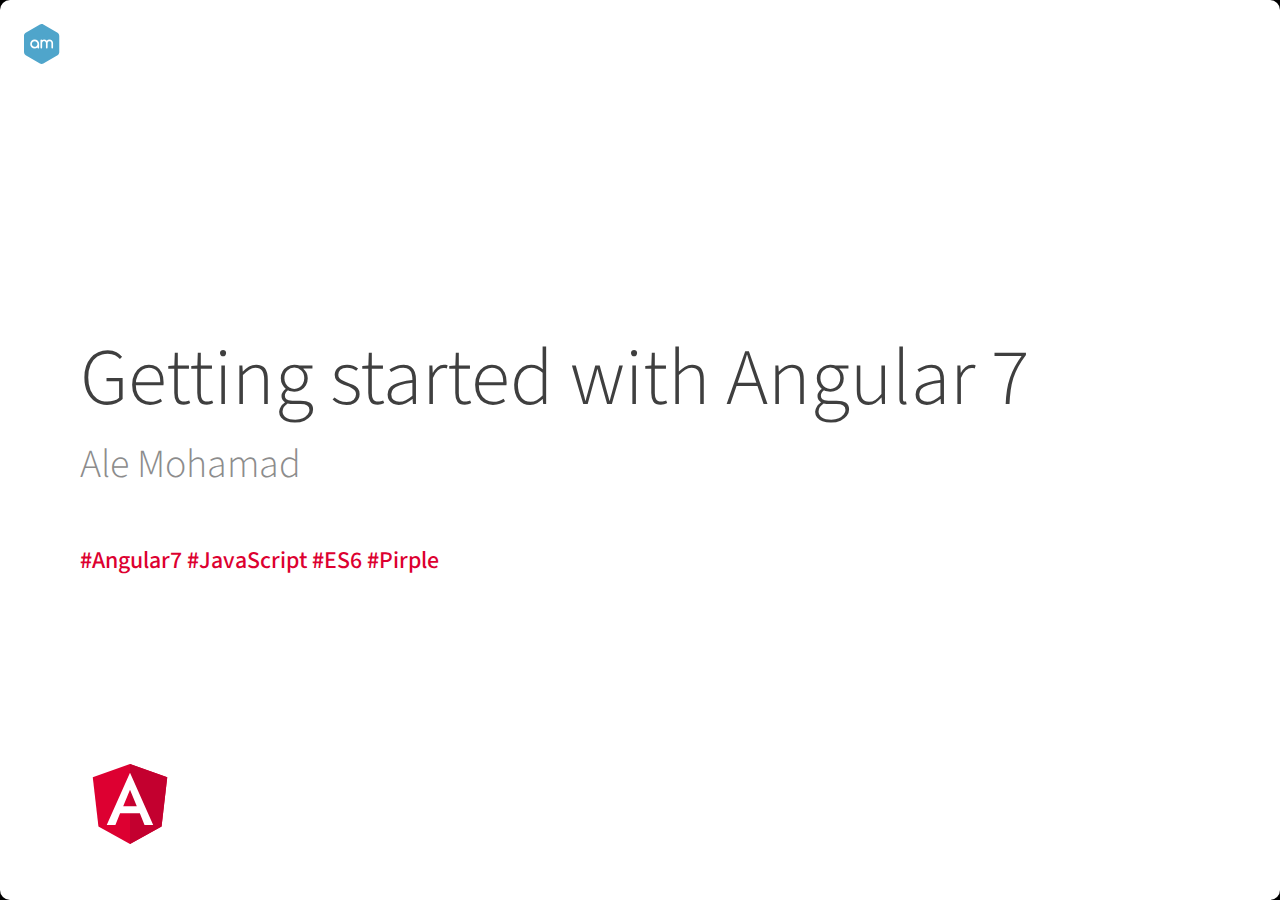
<file: Project 2/index.html>
<!DOCTYPE html>
<html>
<head>
  <meta charset="utf-8">
  <title>Getting started with Angular 7</title>

  <!-- Your Style -->
  <!-- Define the style of your presentation -->
  <link href='https://fonts.googleapis.com/css?family=Source+Sans+Pro:200,300,400,500,600' rel='stylesheet'>
  <link href='https://fonts.googleapis.com/css?family=Comfortaa:700' rel='stylesheet'>
  <link href='//netdna.bootstrapcdn.com/font-awesome/4.0.3/css/font-awesome.css' rel='stylesheet'>
  <link href='slides.default.css' rel='stylesheet'>
  <link href='slides.css' rel='stylesheet'>
</head>

<body>

<div id="logo">
  <svg xmlns="http://www.w3.org/2000/svg" height="40" viewBox="0 0 353 400" overflow="visible" style="overflow: visible;"><g fill="none" fill-rule="evenodd"><path class="am-hexagon" d="M176.4 399.6c-6.4 0-12.4-1.5-17.1-4.2L17 312.4A37.4 37.4 0 0 1 0 282.8v-166c0-11 7.5-24 17-29.7L159.3 4.2a34.3 34.3 0 0 1 17-4.2c6.4 0 12.5 1.5 17.1 4.2l142.2 83a37.4 37.4 0 0 1 17.1 29.6v166c0 11-7.5 24-17 29.6l-142.2 83a34.2 34.2 0 0 1-17 4.2" fill="#4FA5CB"></path><path class="am-letters" d="M290.7 236c0 2.4-.8 4.4-2.4 6a8 8 0 0 1-6 2.5 8 8 0 0 1-5.8-2.5 8.2 8.2 0 0 1-2.4-6v-45.4a19.6 19.6 0 0 0-11.6-17.4 18.5 18.5 0 0 0-14.8 0 18.7 18.7 0 0 0-11.6 17.4V236c0 2.3-.8 4.3-2.5 6a8 8 0 0 1-5.8 2.4c-2.4 0-4.4-.8-6-2.5a8.1 8.1 0 0 1-2.4-6v-45.4a19.6 19.6 0 0 0-11.6-17.4 18.4 18.4 0 0 0-20.8 4 19.2 19.2 0 0 0-5.5 13.4V236c0 2.3-.8 4.3-2.5 6a8 8 0 0 1-5.9 2.4c-2.3 0-4.3-.8-6-2.5a8.1 8.1 0 0 1-2.3-6v-72.8a8 8 0 0 1 2.4-5.8 8 8 0 0 1 5.9-2.5c1.8 0 3.5.5 5 1.6 1.4 1 2.4 2.4 2.9 4a36.3 36.3 0 0 1 34.5-2.5c4.6 2.2 8.7 5.4 12.3 9.6a34.9 34.9 0 0 1 41-9.8 36.5 36.5 0 0 1 19 19c2 4.3 2.9 9 2.9 13.8V236zM106.7 171.6a27.2 27.2 0 0 0-20 8.3 28.6 28.6 0 0 0-8 19.8c0 3.8.7 7.5 2.1 10.9a28.5 28.5 0 0 0 14.9 15c3.4 1.4 7 2.2 11 2.2a27 27 0 0 0 19.9-8.4 28.9 28.9 0 0 0 8.2-19.7 28.9 28.9 0 0 0-17.1-25.8 27 27 0 0 0-11-2.3m28 64.6v-1.6a45.8 45.8 0 0 1-28 9.9c-12.4 0-23-4.4-31.7-13.1a43.1 43.1 0 0 1-13-31.7c0-12.4 4.3-23 13-31.7a43.1 43.1 0 0 1 31.7-13c12.3 0 22.8 4.3 31.7 13a43.2 43.2 0 0 1 13 31.7v36.5a8 8 0 0 1-2.4 5.8 8 8 0 0 1-5.8 2.5c-2.4 0-4.4-.8-6-2.5a8 8 0 0 1-2.4-5.8" fill="#FFF"></path></g></svg>
</div>
<section>
    <h1>
      	Getting started with Angular 7
      	<small>
        	Ale Mohamad
        	<span style="color: #dd0030;">#Angular7 #JavaScript #ES6 #Pirple</span>
      	</small>
    </h1>
    <div class="icon-talk">
      	<img src="images/angular.svg">
    </div>
</section>
<section class="profile">
    <h2>
      	Ale Mohamad
      	<small>
        	Software Developer
        	<span class="blue">@alemohamad</span>
      	</small>
    </h2>
</section>

<section>
    <p>
      	<a href="https://angular.io" target="_blank"><strong>Angular</strong></a> is a
      	<a href="http://www.typescriptlang.org" target="_blank">TypeScript</a>-based open-source web application framework
      	led by the <a href="https://angular.io/about" target="_blank">Angular Team</a> at Google and by a community of
      	individuals and corporations.
    </p>
    <p>
      	This framework is a complete rewrite from the same team that built
      	<a href="https://angularjs.org" target="_blank">AngularJS</a>.
    </p>
    <p>
      	Each version is expected to be backward-compatible with the prior release. Google pledged to do twice-a-year upgrades.
    </p>
</section>

<section class="black">
    <p>
      	<strong>Angular 7</strong> was released on October 18, 2018.
    </p>
    <p>
      	<small>
	        Updates regarding Application Performance, Angular Material & CDK, Virtual Scrolling,
	        Improved Accessibility of Selects, now supports Content Projection using web standard
	        for custom elements, and dependency updates regarding Typescript 3.1, RxJS 6.3, Node 10
	        (still supporting Node 8).
      	</small>
    </p>
</section>

<section>
    <h2>
      	Installation & CLI
      	<small>
        	First we need to install <a href="https://nodejs.org/" target="_blank">Node.js</a>,<br>
        	and then we can install <a href="https://cli.angular.io" target="_blank">Angular CLI</a>.
        	<pre>
				> npm install -g @angular/cli
				> npm install -g @angular/cli@latest
				> ng version
				> ng v
			</pre>
      	</small>
    </h2>
</section>

<section>
    <h2>
      	Create a project
      	<small>
        	Create a workspace and initial application.
    	    <pre>
				> ng new projectName
				> ng n projectName
			</pre>
      	</small>
    </h2>
</section>

<section>
    <h2>
      	Serve a project
      	<small>
        	Angular includes a server, so that you can easily build<br>
        	and serve your app locally.
	        <pre>
				> cd projectName
				> ng serve
				> ng s
				> ng s -o
			</pre>
      	</small>
    </h2>
</section>

<section>
    <h2>
      	Components
      	<small>
        	Major part of the development with Angular<br>is done in components.
        	<pre>
				> ng generate component name
				> ng g c name
				> ng g c folder/name
				> ng g c name --spec false
			</pre>
      	</small>
    </h2>
</section>

<section>
    <h2>
      	Components (2)
      	<small>
        	By default, the <strong>generate component</strong> command<br>
        	generates a component with these templates files:
        <pre>
			* /src/app/name/name.component.html
			* /src/app/name/name.component.scss
			* /src/app/name/name.component.spec.ts
			* /src/app/name/name.component.ts
		</pre>
        <span>
	        Components are basically classes that interact with the <strong>.html</strong> file<br>
	        of the component, which gets displayed on the browser.
        </span>
      </small>
    </h2>
</section>

<section>
  <script src="https://gist.github.com/alemohamad/d4a15001ddff2859ea20e48128f75b16.js"></script>
</section>

<section>
    <h2>
      	Data Binding
      	<small>
        	Output data & react to (user) events.
        	<pre>
				// String Interpolation
				{{ data }}

				// Property Binding
				[property]="data"

				// Event Binding
				(event)="expression"

				// Combination of Both: Two-Way-Binding
				[(ngModel)]="data"
			</pre>
      	</small>
    </h2>
</section>

<section>
  <script src="https://gist.github.com/alemohamad/6dae25b551f34f0d18522c7422ef899f.js"></script>
</section>

<section>
  <script src="https://gist.github.com/alemohamad/74215316c0836978564fbdee2f097514.js"></script>
</section>

<section>
  <script src="https://gist.github.com/alemohamad/5f75aabfb81e9b471f4b2a9dd4652565.js"></script>
</section>

<section>
  <h2>
    <img src="images/ngModel-Angular.gif" style="height:80px;">
  </h2>
</section>

<section>
    <h2>
      Deploy a project
      <small>
        Generates a folder called <strong>dist</strong><br>
        with the files to deploy to the server.
        <pre>
> ng build
> ng b
> ng b --prod
</pre>
      </small>
    </h2>
</section>

<section>
    <h2>
      What else is there to learn?
      <small>
        Directives, Routing, Observables, Forms, Pipes,<br>
        Http, Authentication, NgModules, Testing & more.
      </small>
    </h2>
</section>

<section>
    <h2>
      <img src="images/typescript_sass.svg">
    </h2>
</section>

<section>
    <h2 style="color: #dd0030;">
      <small>Get started at</small>
      angular.io
    </h2>
</section>

<section>
    <h2>
      Thank you!
      <small>talks.alemohamad.com/angular7</small>
    </h2>
</section>

<div id="progress-bar"></div>

<script src="dzslides.js"></script>

</body>
</html>
</file>
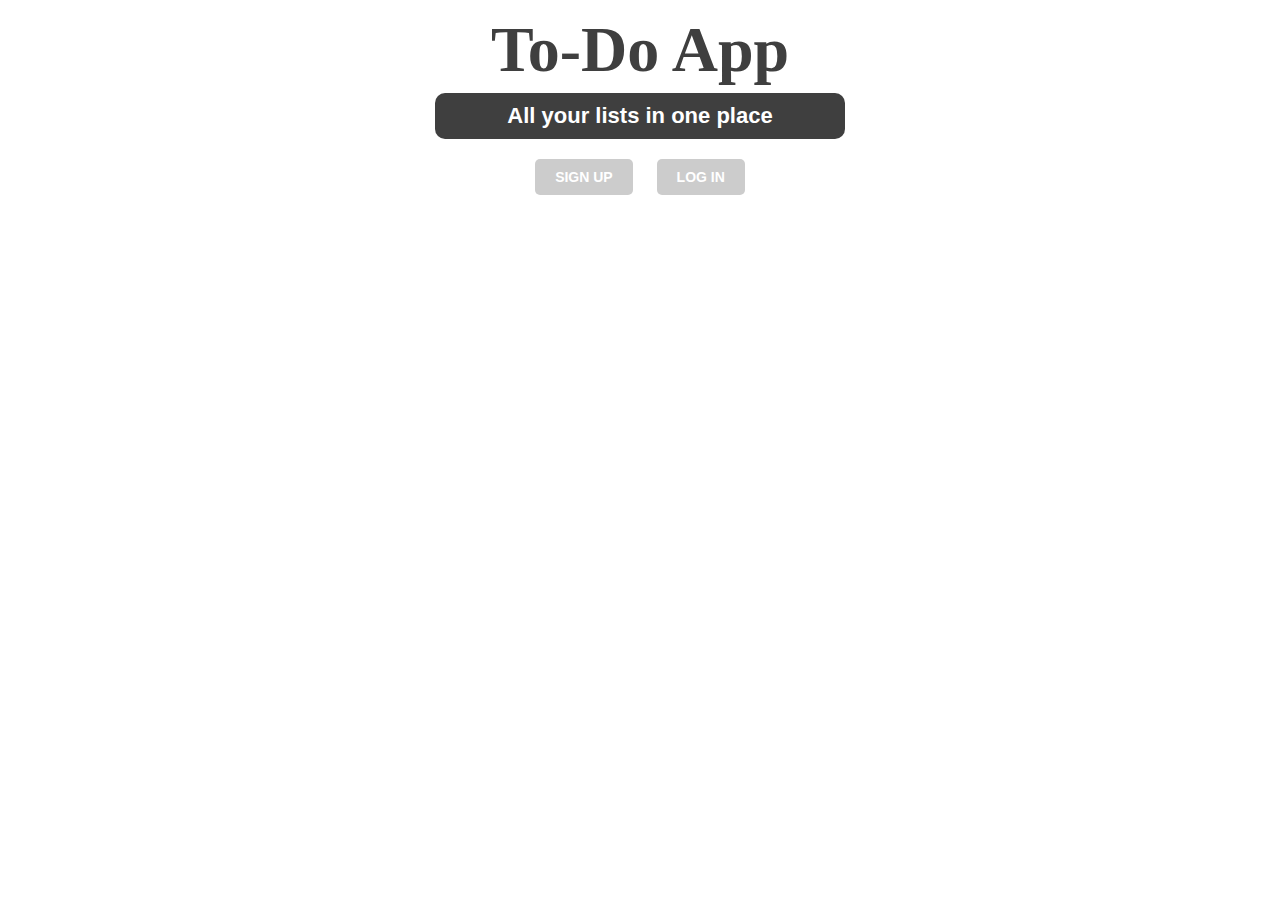
<file: Project 1/todo.html>
<html>
	<head>
	    <meta charset="utf-8">
	    <meta name="viewport" content="width=device-width">
	    <title>To-Do Lists</title>
	    <link rel="stylesheet" href="todo.css">
	</head>
  	<body onload="startProjectCode()">
    	<div id="app">
    	  	<h1>To-Do App</h1>
      		<h2>All your lists in one place</h2>
        	<div id="intro" class="">
	        	<p>
	          		<a href="#" id="signup-button" class="button signup">Sign Up</a>
	          		<a href="#" id="login-button" class="button login">Log In</a>
	        	</p>
      		</div>
	      	<div id="logged" class="hide">
		        <p>
		          Welcome
		          <span id="loggedin-user-firstname">First</span>
		          <span id="loggedin-user-lastname">Last</span>
		        </p>
		        <a href="#" class="button" id="dashboard-button">Dashboard</a>
		        <a href="#" class="button" id="settings-button">Account Settings</a>
		        <a href="#" class="button logout" id="logout-button">Log Out</a>
      		</div>
      		<div id="signup" class="hide">
		        <h3>Sign Up</h3>
		        <form action="#" id="signup-form">
		        	<label for="signup-first">
		            	First Name<br>
		            	<input type="text" id="signup-first">
		          	</label>
		          	<label for="signup-last">
		            	Last Name<br>
		            	<input type="text" id="signup-last">
		          	</label>
          			<label for="signup-email">
            			Email<br>
            			<input type="email" id="signup-email">
          			</label>
          			<label for="signup-password">
            			Password<br>
            			<input type="password" id="signup-password">
          			</label>
          			<label for="signup-terms">
            			<input type="checkbox" id="signup-terms"> I agree to the <b>Terms of Use</b>
          			</label>
          			<button class="button">Sign Up</button>
          			<p id="signup-errors" class="error-message hide">There was an error</p>
        		</form>
      		</div>
	        <div id="login" class="hide">
	        	<h3>Log In</h3>
	        	<form action="#" id="login-form">
	          		<label for="login-email">
	            		Email<br>
	            		<input type="email" id="login-email">
	          		</label>
	          		<label for="login-password">
	            		Password<br>
	            		<input type="password" id="login-password">
	          		</label>
	          		<button class="button" type="submit">Log In</button>
	          		<p id="login-errors" class="error-message hide">There was an error</p>
	        	</form>
	        </div>
			<div id="dashboard" class="hide">
        		<h3>Dashboard</h3>
				<ul id="dashboard-todo-lists">
          			<li><a href="#">Todo list</a></li>
          			<li><a href="#">Todo list</a></li>
          			<li><a href="#">Todo list</a></li>
        		</ul>
		        <br>
        		<a href="#" class="button" id="create-new-list">Create New To-Do List</a>
      		</div>
      		<div id="list" class="hide">
		        <h3 id="title-list">Todo list</h3>
		        <form action="#" id="change-title">
		          	<input type="text" id="list-title" value="">
		          	<p id="list-title-errors" class="error-message hide">There was an error</p>
		          	<button class="button" type="submit">Change title</button>
		        </form>
		        <ul id="todo-list-items">
		          	<li>item 1</li>
		          	<li>item 2</li>
		          	<li class="done">item done!</li>
		          	<li>item 5</li>
		        </ul>
		        <form action="#" id="new-item-form">
		          	<label for="list-new-item">
		            	Add new item to the list
		            	<input type="text" id="list-new-item">
		          	</label>
		          	<p id="new-item-errors" class="error-message hide">There was an error</p>
		          	<button class="button" type="submit">Add to To-Do list</button>
		        </form>
		        <hr>
      		</div>
      		<div id="settings" class="hide">
		        <h3>Account Settings</h3>
		        <form action="#" id="settings-form">
		          	<label for="settings-first">
			            First Name<br>
			            <input type="text" id="settings-first" value="first name">
		          	</label>
		          	<label for="settings-last">
			            Last Name<br>
			            <input type="text" id="settings-last" value="last name">
		          	</label>
		          	<label for="settings-email">
			            Email<br>
			            <input type="email" id="settings-email" value="account@server.com">
		          	</label>
		          	<label for="settings-password">
			            Password <small>(your password won't change if you leave this field empty)</small><br>
			            <input type="password" id="settings-password">
		          	</label>
		          	<p id="settings-errors" class="error-message hide">There was an error</p>
		          	<button class="button login">Update account</button>
		        </form>
      		</div>
	    </div>
    	<script src="todo.js"></script>
  	</body>
</html>
</file>
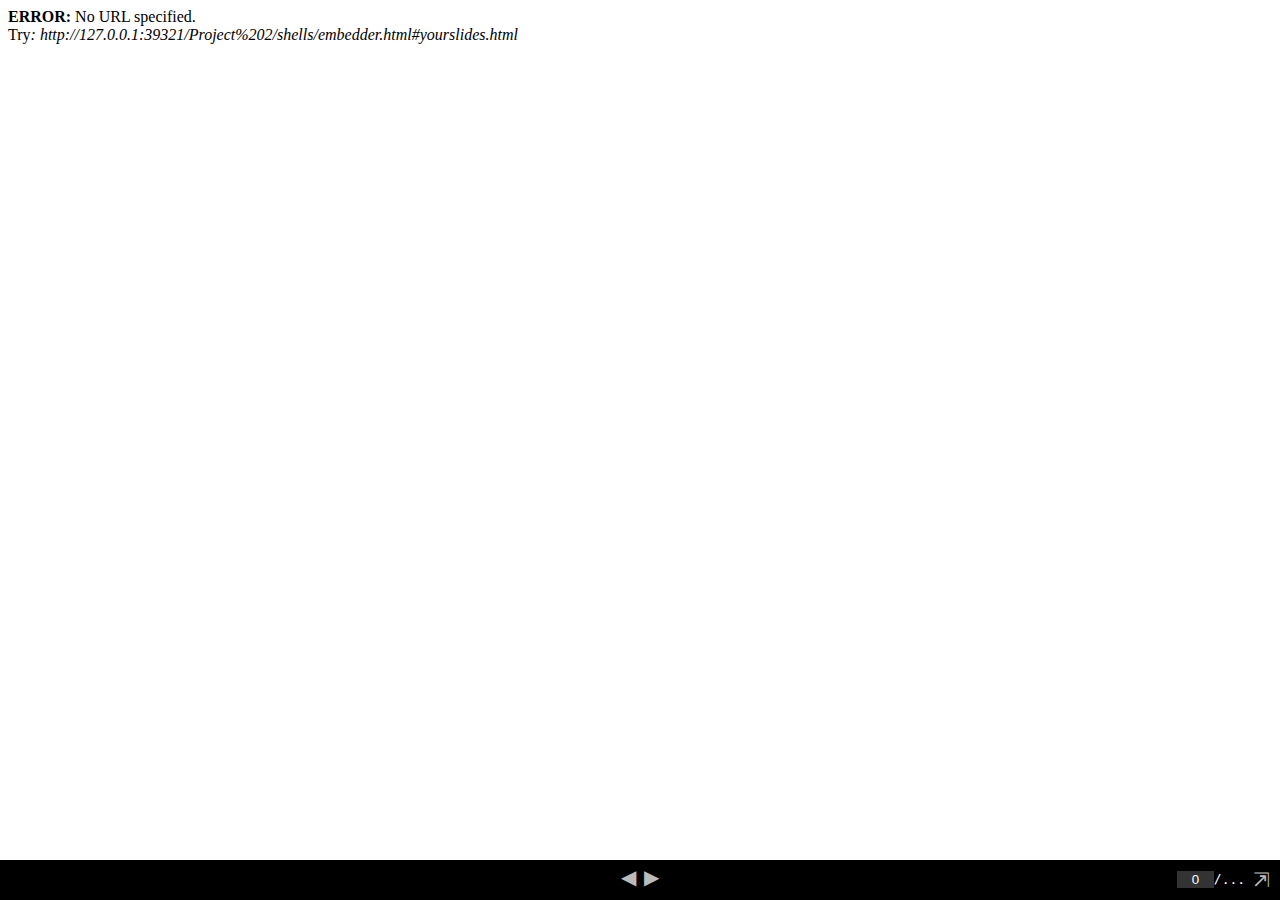
<file: Project 2/shells/embedder.html>
<!DOCTYPE html>

<meta charset="utf8">
<title>...</title>

<div id="slides">
  <iframe allowfullscreen mozallowfullscreen webkitallowfullscreen></iframe>
</div>
<div id="controls">
  <button title="prev" id="back" onclick="Dz.back()">&#9664;</button>
  <button title="next" id="forward" onclick="Dz.forward()">&#9654;</button>
  <div id="rightcontrols">
    <input onchange="Dz.setCursor(this.value)" size="2" id="slideidx" value="0" />/<span id="slidecount">...</span>
    <button title="Go fullscreen or open in a new window" id="fullscreen" onclick="Dz.goFullscreen()">&#8689;</button>
  </div>
</div>

<style>
  html { height: 100%;}
  body {
    margin: 0;
    background-color: black;
    height: 100%;
    width: 100%;
  }
  #slides, #controls {
    left: 0;
    position: absolute;
    right: 0;
  }
  #controls {
    color: white;
    font-family: monospace;
    height: 30px;
    line-height: 30px;
    padding: 5px;
  }
  #slides {
    bottom: 40px;
    top: 0;
  }
  iframe {
    border: none;
    background-color: white;
    height: 100%;
    width: 100%;
  }
  #controls {
    bottom: 0;
    float: right;
    font-size: 13px;
    text-align: center;
  }
  #controls button[disabled] {color: #333;}
  button {
    background-color: transparent;
    border: none;
    cursor: pointer;
    color: #bbb;
    padding: 0;
    font-size: 20px;
    line-height: 100%;
    -webkit-user-select: none;
    -khtml-user-select: none;
    -moz-user-select: none;
    -o-user-select: none;
    user-select: none;
    position: relative;
  }
  button:hover {
    color: white;
  }
  button:active {
    top: 1px;
    left: 1px;
  }
  #slideidx {
    border: none;
    background-color: rgba(255, 255, 255, 0.2);
    color: white;
    text-align: center;
  }
  #rightcontrols * { vertical-align: middle; }
  #rightcontrols {
    bottom: 4px;
    position: absolute;
    top: 4px;
    right: 10px;
  }
  #fullscreen {-moz-transform: scaleX(-1);-webkit-transform: scaleX(-1);-o-transform: scaleX(-1);-ms-transform: scaleX(-1);transform: scaleX(-1);}
</style>

<script>
  var Dz = {
    view: null,
    url: null,
    idx: 1,
    count: null,
    iframe: null
  };
  
  Dz.init = function() {
    this.loadIframe();
  }
  
  Dz.onkeydown = function(aEvent) {
    // Don't intercept keyboard shortcuts
    if (aEvent.altKey
      || aEvent.ctrlKey
      || aEvent.metaKey
      || aEvent.shiftKey) {
      return;
    }
    if ( aEvent.keyCode == 37 // left arrow
      || aEvent.keyCode == 38 // up arrow
      || aEvent.keyCode == 33 // page up
    ) {
      aEvent.preventDefault();
      this.back();
    }
    if ( aEvent.keyCode == 39 // right arrow
      || aEvent.keyCode == 40 // down arrow
      || aEvent.keyCode == 34 // page down
    ) {
      aEvent.preventDefault();
      this.forward();
    }
    if (aEvent.keyCode == 35) { // end
      aEvent.preventDefault();
      this.goEnd();
    }
    if (aEvent.keyCode == 36) { // home
      aEvent.preventDefault();
      this.goStart();
    }
    if (aEvent.keyCode == 32) { // space
      aEvent.preventDefault();
      this.toggleContent();
    }
    if (aEvent.keyCode == 70) { // f
      aEvent.preventDefault();
      this.goFullscreen();
    }
  }
  
  Dz.onmessage = function(aEvent) {
    if (aEvent.source === this.view) {
      var argv = aEvent.data.split(" "), argc = argv.length;
      argv.forEach(function(e, i, a) { a[i] = decodeURIComponent(e) });
      if (argv[0] === "CURSOR" && argc === 2) {
        var cursor = argv[1].split(".");
        this.idx = ~~cursor[0];
        this.step = ~~cursor[1];
        $("#slideidx").value = this.idx;
        $("#back").disabled = this.idx == 1;
        $("#forward").disabled = this.idx == this.count;
      }
      if (argv[0] === "REGISTERED" && argc === 3) {
        $("#slidecount").innerHTML = this.count = argv[2];
        document.title = argv[1];
      }
    }
  }
  
  /* Get url from hash or prompt and store it */
  
  Dz.getUrl = function() {
    var u = window.location.hash.split("#")[1];
    if (!u) {
      u = window.prompt("What is the URL of the slides?");
      if (u) {
        window.location.hash = u.split("#")[0];
        return u;
      }
      u = "<style>body{background-color:white;color:black}</style>";
      u += "<strong>ERROR:</strong> No URL specified.<br>";
      u += "Try<em>: " + document.location + "#yourslides.html</em>";
      u = "data:text/html," + encodeURIComponent(u);
    }
    return u;
  }
  
  Dz.loadIframe = function() {
    this.iframe = $("iframe");
    this.iframe.src = this.url = this.getUrl();
    this.iframe.onload = function() {
      Dz.view = this.contentWindow;
      Dz.postMsg(Dz.view, "REGISTER");
    }
  }
  
  Dz.toggleContent = function() {
    this.postMsg(this.view, "TOGGLE_CONTENT");
  }
  
  Dz.onhashchange = function() {
    this.loadIframe();
  }
  
  Dz.back = function() {
    this.postMsg(this.view, "BACK");
  }

  Dz.forward = function() {
    this.postMsg(this.view, "FORWARD");
  }

  Dz.goStart = function() {
    this.postMsg(this.view, "START");
  }

  Dz.goEnd = function() {
    this.postMsg(this.view, "END");
  }

  Dz.setCursor = function(aCursor) {
    this.postMsg(this.view, "SET_CURSOR", aCursor);
  }

  Dz.goFullscreen = function() {
    var requestFullscreen = this.iframe.requestFullscreen || this.iframe.requestFullScreen || this.iframe.mozRequestFullScreen || this.iframe.webkitRequestFullScreen;
    if (requestFullscreen) {
      requestFullscreen.apply(this.iframe);
    } else {
      window.open(this.url + "#" + this.idx, '', 'width=800,height=600,personalbar=0,toolbar=0,scrollbars=1,resizable=1');
    }
  }
  
  Dz.postMsg = function(aWin, aMsg) { // [arg0, [arg1...]]
    aMsg = [aMsg];
    for (var i = 2; i < arguments.length; i++)
      aMsg.push(encodeURIComponent(arguments[i]));
    aWin.postMessage(aMsg.join(" "), "*");
  }

  function init() {
    Dz.init();
    window.onkeydown = Dz.onkeydown.bind(Dz);
    window.onhashchange = Dz.loadIframe.bind(Dz);
    window.onmessage = Dz.onmessage.bind(Dz);
  }

  window.onload = init;
</script>


<script> // Helpers
  if (!Function.prototype.bind) {
    Function.prototype.bind = function (oThis) {

      // closest thing possible to the ECMAScript 5 internal IsCallable
      // function 
      if (typeof this !== "function")
      throw new TypeError(
        "Function.prototype.bind - what is trying to be fBound is not callable"
      );

      var aArgs = Array.prototype.slice.call(arguments, 1),
          fToBind = this,
          fNOP = function () {},
          fBound = function () {
            return fToBind.apply( this instanceof fNOP ? this : oThis || window,
                   aArgs.concat(Array.prototype.slice.call(arguments)));
          };

      fNOP.prototype = this.prototype;
      fBound.prototype = new fNOP();

      return fBound;
    };
  }

  var $ = (HTMLElement.prototype.$ = function(aQuery) {
    return this.querySelector(aQuery);
  }).bind(document);

</script>
</file>
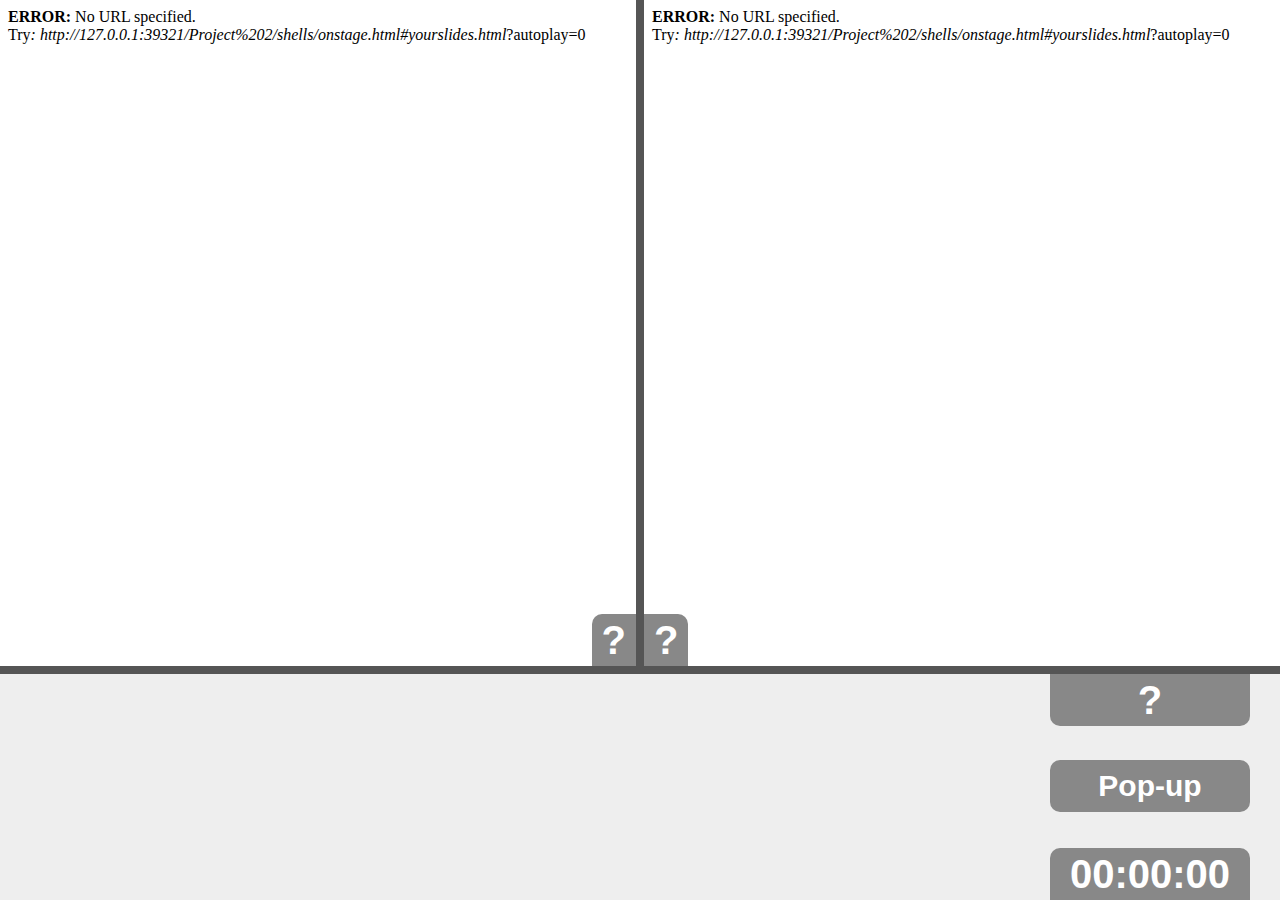
<file: Project 2/shells/onstage.html>
<!DOCTYPE html>

<meta charset="utf8">
<title>DZSlides</title>

<div id="present">
  <iframe></iframe>
</div>

<div id="future">
  <iframe></iframe>
</div>

<div id="slideidx" onclick="Dz.setCursor(prompt('Go to slide...','1'));">?</div>
<div id="nextslideidx">?</div>

<div id="notes">
  <p id="content"></p>
</div>

<div id="slidecount">?</div>
<button id="popup-button" onclick="Dz.popup()">Pop-up</button>

<div id="time" onclick="Dz.resetClock()">
  <span id="hours">00</span>:<span id="minutes">00</span>:<span id="seconds">00</span>
</div>

<style>
  html, body {
    height: 100%;
    color: white;
  }

  body {
    font-family: sans-serif;
    overflow: hidden;
  }

  #present, #future {
    bottom: 234px;
    position: absolute;
    top: 0;
    z-index: 5;
  }

  #present {
    left: 0;
    right: 50%;
    border-right: 4px solid #555;
  }

  #future {
    left: 50%;
    right: 0;
    border-left: 4px solid #555;
  }

  #notes {
    background: #EEE;
    border-top: 8px solid #555;
    bottom: 0;
    color: #444;
    font-size: 30px;
    height: 226px;
    left: 0;
    padding: 0 250px 0 20px;
    position: absolute;
    right: 0;
    overflow: auto;
  }

  #time {
    background: #888;
    border-top-left-radius: 10px;
    border-top-right-radius: 10px;
    bottom: 0;
    font-size: 40px;
    font-weight: bold;
    height: 52px;
    line-height: 52px;
    right: 30px;
    position: absolute;
    text-align: center;
    width: 200px;
    cursor: pointer;
  }

  iframe {
    border: none;
    height: 100%;
    pointer-events: none;
    width: 100%;
  }

  #slideidx,
  #nextslideidx, 
  #slidecount {
    background: #888;
    font-size: 40px;
    font-weight: bold;
    height: 52px;
    line-height: 52px;
    margin: 0;
    position: absolute;
    text-align: center;
    z-index: 10;
  }

  #slideidx,
  #nextslideidx {
    border-bottom: 4px solid #555;
    bottom: 230px;
    padding: 0 10px;
  }

  #slideidx {
    border-right: 4px solid #555;
    border-top-left-radius: 10px;
    cursor: pointer;
    right: 50%;
  }

  #nextslideidx {
    border-left: 4px solid #555;
    border-top-right-radius: 10px;
    left: 50%;
  }

  #slidecount {
    border-bottom-left-radius: 10px;
    border-bottom-right-radius: 10px;
    border-top: 4px solid #555;
    bottom: 174px;
    width: 200px;
    right: 30px;
  }

  #popup-button {
    bottom: 88px;
    background: #888;
    border: none;
    border-radius: 10px;
    color: #FFF;
    cursor: pointer;
    height: 52px;
    font-size: 30px;
    font-weight: bold;
    position: absolute;
    right: 30px;
    width: 200px;
    z-index: 10;
  }
</style>

<script>
  var Dz = {
    views: {},
    notes: null,
    url: null,
    idx: 1
  };
  
  Dz.init = function() {
    this.clock_start = 0;
    this.startClock();
    this.loadIframes();
  }
  
  Dz.onkeydown = function(aEvent) {
    // Don't intercept keyboard shortcuts
    if (aEvent.altKey
      || aEvent.ctrlKey
      || aEvent.metaKey
      || aEvent.shiftKey) {
      return;
    }
    if ( aEvent.keyCode == 37 // left arrow
      || aEvent.keyCode == 38 // up arrow
      || aEvent.keyCode == 33 // page up
    ) {
      aEvent.preventDefault();
      this.back();
    }
    if ( aEvent.keyCode == 39 // right arrow
      || aEvent.keyCode == 40 // down arrow
      || aEvent.keyCode == 34 // page down
    ) {
      aEvent.preventDefault();
      this.forward();
    }
    if (aEvent.keyCode == 35) { // end
      aEvent.preventDefault();
      this.goEnd();
    }
    if (aEvent.keyCode == 36) { // home
      aEvent.preventDefault();
      this.goStart();
    }
    if (aEvent.keyCode == 32) { // space
      aEvent.preventDefault();
      this.toggleContent();
    }
  }
  
  Dz.onmessage = function(aEvent) {
    var argv = aEvent.data.split(" "), argc = argv.length;
    argv.forEach(function(e, i, a) { a[i] = decodeURIComponent(e) });
    if (argv[0] === "CURSOR" && argc === 2) {
      if (aEvent.source === this.views.present) {
        var cursor = argv[1].split(".");
        this.postMsg(this.views.present, "GET_NOTES");
        this.idx = ~~cursor[0];
        this.step = ~~cursor[1];
        $("#slideidx").innerHTML = argv[1];
        this.postMsg(this.views.future, "SET_CURSOR", this.idx + "." + (this.step + 1));
        if (this.views.remote)
          this.postMsg(this.views.remote, "SET_CURSOR", argv[1]);
      } else {
        $("#nextslideidx").innerHTML = +argv[1] < 0 ? "END" : argv[1];
      }
    }
    if (aEvent.source === this.views.present) {
      if (argv[0] === "NOTES" && argc === 2)
        $("#notes > #content").innerHTML = this.notes = argv[1];
      if (argv[0] === "REGISTERED" && argc === 3)
        $("#slidecount").innerHTML = argv[2];
    }
  }
  
  /* Get url from hash or prompt and store it */
  
  Dz.getUrl = function() {
    var u = window.location.hash.split("#")[1];
    if (!u) {
      u = window.prompt("What is the URL of the slides?");
      if (u) {
        window.location.hash = u.split("#")[0];
        return u;
      }
      u = "<style>body{background-color:white;color:black}</style>";
      u += "<strong>ERROR:</strong> No URL specified.<br>";
      u += "Try<em>: " + document.location + "#yourslides.html</em>";
      u = "data:text/html," + encodeURIComponent(u);
    }
    return u;
  }
  
  Dz.loadIframes = function() {
    var present = $("#present iframe");
    var future = $("#future iframe");
    this.url = this.getUrl();
    present.src = future.src = this.url + '?autoplay=0';
    present.onload = future.onload = function() {
      var id = this.parentNode.id;
      Dz.views[id] = this.contentWindow;
      if (Dz.views.present && Dz.views.future) {
        Dz.postMsg(Dz.views.present, "REGISTER");
        Dz.postMsg(Dz.views.future, "REGISTER");
      }
    }
  }

  Dz.toggleContent = function() {
    if (this.views.remote)
      this.postMsg(this.views.remote, "TOGGLE_CONTENT");
  }
  
  Dz.onhashchange = function() {
    this.loadIframe();
  }
  
  Dz.back = function() {
    this.postMsg(this.views.present, "BACK");
  }

  Dz.forward = function() {
    this.postMsg(this.views.present, "FORWARD");
  }

  Dz.goStart = function() {
    this.postMsg(this.views.present, "START");
  }

  Dz.goEnd = function() {
    this.postMsg(this.views.present, "END");
  }

  Dz.setCursor = function(aCursor) {
    this.postMsg(this.views.present, "SET_CURSOR", aCursor);
  }

  Dz.popup = function() {
    this.views.remote = window.open(this.url + "#" + this.idx, 'slides', 'width=800,height=600,personalbar=0,toolbar=0,scrollbars=1,resizable=1');
  }
  
  Dz.postMsg = function(aWin, aMsg) { // [arg0, [arg1...]]
    aMsg = [aMsg];
    for (var i = 2; i < arguments.length; i++)
      aMsg.push(encodeURIComponent(arguments[i]));
    aWin.postMessage(aMsg.join(" "), "*");
  }
  
  Dz.resetClock = function() { // + 3600000, because Date(0) is 01:00:00
    this.clock_start = (new Date()).getTime() + 3600000;
  }

  Dz.startClock = function() {
    var addZero = function(num) {
      return num < 10 ? '0' + num : num;
    }
    setInterval(function() {
      var now = new Date((new Date()).getTime() - this.Dz.clock_start);
      $("#hours").innerHTML   = addZero(now.getHours());
      $("#minutes").innerHTML = addZero(now.getMinutes());
      $("#seconds").innerHTML = addZero(now.getSeconds());
    }, 1000);
  }

  function init() {
    Dz.init();
    window.onkeydown = Dz.onkeydown.bind(Dz);
    window.onhashchange = Dz.loadIframes.bind(Dz);
    window.onmessage = Dz.onmessage.bind(Dz);
  }

  window.onload = init;
</script>


<script> // Helpers
  if (!Function.prototype.bind) {
    Function.prototype.bind = function (oThis) {

      // closest thing possible to the ECMAScript 5 internal IsCallable
      // function 
      if (typeof this !== "function")
      throw new TypeError(
        "Function.prototype.bind - what is trying to be fBound is not callable"
      );

      var aArgs = Array.prototype.slice.call(arguments, 1),
          fToBind = this,
          fNOP = function () {},
          fBound = function () {
            return fToBind.apply( this instanceof fNOP ? this : oThis || window,
                   aArgs.concat(Array.prototype.slice.call(arguments)));
          };

      fNOP.prototype = this.prototype;
      fBound.prototype = new fNOP();

      return fBound;
    };
  }

  var $ = (HTMLElement.prototype.$ = function(aQuery) {
    return this.querySelector(aQuery);
  }).bind(document);

  var $$ = (HTMLElement.prototype.$$ = function(aQuery) {
    return this.querySelectorAll(aQuery);
  }).bind(document);

</script>
</file>
<file: Project 2/slides.default.css>
* { margin: 0; padding: 0; box-sizing: border-box; }
  [role="note"] { display: none; }
  html {
    font-size: 16px;
  }
  body {
    width: 100%; height: 100%;
    position: absolute; top: 50%; left: 50%;
    overflow: hidden;
    display: none;
  }
  .view body {
    position: static;
    margin: 0; padding: 0;
    width: 100%; height: 100%;
    display: inline-block;
    overflow: visible; overflow-x: hidden;
    /* undo Dz.onresize */
    transform: none !important;
  }
  .view head, .view head > title { display: block }
  section {
    position: absolute;
    pointer-events: none;
    width: 100%; height: 100%;
  }
  .view section {
    pointer-events: auto;
    position: static;
    width: 800px; height: 600px;
    margin: -150px -200px;
    float: left;

    transform: scale(.4);
  }
  .view section > * { pointer-events: none; }
  section[aria-selected] { pointer-events: auto; }
  html { overflow: hidden; }
  html.view { overflow: visible; }
  body.loaded { display: block; }
  .next:not([active]) {visibility: hidden; }
  #progress-bar{
    bottom: 0;
    position: absolute;
    transition: width 400ms linear 0s;
  }
  .view #progress-bar {
    display: none;
  }
  header {
    text-align: right;
    position: absolute;
    top: 0;
    width: 100%;
  }
  footer {
    text-align: right;
    position: absolute;
    bottom: 0;
    width: 100%;
  }
  .view header { display: none; }
  .view footer { display: none; }

@media print {
  section {
    transition: none;
    transform: none;
    position: static;
    page-break-inside: avoid;
  }
  body { overflow: visible; }
  #progress-bar{ display:none; }
}

/*
   **************************************
   Uncomment the following for 16:9 slides
   **************************************

  html { font-size: 12px; }
  body { height: 450px; }
  .view section {
    height: 450px;
    margin: -140px -200px;
    transform: scale(.3);
  }
*/
</file>
<file: Project 1/todo.css>
body {
  background-color: white;
  font-family: 'Trebuchet MS', 'Lucida Sans Unicode', 'Lucida Grande', 'Lucida Sans', Arial, sans-serif;
  font-size: 14px;
  color: #3f3f3f;
}
h1 {
  font-family: Cambria, Cochin, Georgia, Times, 'Times New Roman', serif;
  font-size: 64px;
  line-height: 0px;
  text-align: center;
}
h2 {
  font-size: 22px;
  background-color: #3f3f3f;
  color: white;
  max-width: 350px;
  text-align: center;
  padding: 10px 30px;
  border-radius: 10px;
  display: block;
  margin: 30px auto;
}
h3 {
  font-size: 24px;
  text-decoration: underline;
}
hr {
  height: 1px;
  border: none;
  background-color: black;
  margin: 40px 70px;
}
a {
  color: grey;
}
form input {
  display: block;
  margin-bottom: 20px;
  line-height: 30px;
  font-size: 20px;
  width: 100%;
}
form input[type=checkbox] {
  display: inline;
  width: auto;
}
form button {
  display: block;
}

.button {
  background-color: #cccccc;
  font-size: 14px;
  padding: 10px 20px;
  border-radius: 5px;
  color: white;
  text-decoration: none;
  text-transform: uppercase;
  font-weight: bold;
  margin: 0 10px;
  border: none;
  cursor: pointer;
}
.button:hover {
  background-color: #666666;
}

.logout {
  background-color: salmon;
}

.login:hover {
  background-color: deepskyblue;
}
.signup:hover {
  background-color: goldenrod;
}

.hide {
  display: none;
}
.error-message {
  color: red;
  font-weight: bold;
  text-transform: uppercase;
}

#app {
  max-width: 700px;
  margin: 0 auto;
  margin-top: 50px;
}

#intro {
  text-align: center;
}
#logged {
  text-align: center;
  padding-bottom: 30px;
  border-bottom: 1px solid black;
}
#logged p {
  margin: -10px 0 30px;
  font-size: 16px;
}
#dashboard {
  line-height: 24px;
}
#list ul {
  list-style-type: circle;
  line-height: 24px;
  cursor: pointer;
  color: white;
  background-color: black;
  padding: 20px 40px;
  margin: 50px 0;
  border-radius: 5px;
}
#list ul li.done {
  list-style-type: disc;
  text-decoration: line-through;
  font-weight: bold;
  color: limegreen;
}

#settings { }
#signup { }
#login {  }
#list { }
</file>
<file: Project 2/slides.css>
html, .view body { background-color: #000; counter-reset: slideidx; }
  body, .view section {
    background-color: #fff; border-radius: 10px;
    font-family: 'Source Sans Pro', sans-serif;
    color: #3f3f3f;
  }

  section.black {
    background-color: #3f3f3f;
    color: #fff;
  }

  section.blue {
    background-color: #4FA5CB;
    color: #fff;
  }

  section.orange {
    background-color: #f05138;
    color: #fff;
  }

  section.yellow {
    background-color: #e2cb1d;
    color: #000;
  }

  section, .view head > title {
      font-size: 2rem;
  }

  .view section:after {
    counter-increment: slideidx;
    content: counter(slideidx, decimal-leading-zero);
    position: absolute; bottom: -80px; right: 100px;
    color: white;
  }

  .view head > title {
    color: white;
    text-align: center;
    margin: 1em 0 1em 0;
  }

  h1 {
    position: absolute;
    width: 100%;
    top: 50%;
    -webkit-transform: translateY(-50%);
    transform: translateY(-50%);
    margin-left: 1em;
    text-align: left;
    font-size: 5rem;
    font-weight: 300;
  }

  h1 small,
  h2 small {
    display: block;
    font-size: 2.5rem;
    color: #8c8c8c;
  }

  h2 {
    font-size: 4rem;
    font-weight: 400;
  }

  h2,
  .middle,
  span.bgtext {
    position: absolute;
    width: 100%;
    top: 50%;
    -webkit-transform: translateY(-50%);
    transform: translateY(-50%);
    text-align: center;
  }

  h1 small span {
    display: block;
    font-weight: 500;
    font-size: 1.5rem;
    padding-top: 50px;
  }

  h2 small span {
    padding-top: 10px;
    display: block;
    font-size: 2.2rem;
  }

  .middle {
    margin: 0 !important;
    padding: 0 35px;
    font-size: 2.7rem;
  }

  span.bgtext {
    font-family: 'Comfortaa', cursive;
    display: block;
    font-size: 35rem;
    z-index: -99999;
    color: #e8e8e8;
    font-weight: 700;
  }

  section > h3 {
    margin: 100px 50px 50px 50px;
    font-weight: 600;
    font-size: 3.0rem;
  }

  section.profile h2 {
    background: url('images/alemohamad_swift.svg') no-repeat;
    background-size: auto 90px;
    background-position: center top;
    padding-top: 90px;
  }

  pre {
    overflow: hidden;
    font-size: 1.5rem;
    margin: 40px auto;
    padding: 20px 40px;
    border: 0px;
    font-weight: 400;
    color: #fff;
    background-color: #3f3f3f;
    width: 700px;
    text-align: left;
  }

  ul, ol {
      margin: 0 70px;
  }

  .no-bullet {
    list-style: none;
    text-align: center;
  }

  li > ul, ol {
      margin: 0 0 15px 50px;
      list-style-image: none; /* in case parent list has some */
  }

  mark.next:not([active]) {
    visibility: visible; /* override the default behavior where next is hidden */
    background-color: inherit; /* and disable highlighting instead */
  }

  p {
    margin: 0px 75px 0 75px;
    font-size: 3rem;
    padding-top: 20px;
  }
  p:first-child {
    margin: 75px 75px 0 75px;
  }

  .gist {
    position: absolute;
    top: 50%;
    transform: translate3d(50%, -50%, 0);
    width: 700px;
  }
  .gist-file
  .gist-data {max-height: 500px;}

  a {
    color: inherit;
    font-weight: normal;
  }
  a.resource {
    text-decoration: none;
    color: #fff;
    background-color: #9d9d9d;
    border: 3px solid #9d9d9d;
    display: inline-block;
    padding: .8em 2em;
    font-size: .6em;
    line-height: 1em;
    margin: .5em 0;
    -webkit-transition: background-color .2s ease;
    transition: background-color .2s ease;
    cursor: pointer;
    font-weight: 600;
    min-width: 100px;
    letter-spacing: 1.5px;
    text-transform: uppercase;
  }
  a.resource:hover {
    background: #fff;
    color: #9d9d9d;
  }

  table {
    margin: auto;
    font-size:2.5rem;
    text-align: center;
  }

  blockquote {
    height: 100%;
    background-color: #3f3f3f;
    color: white;
    font-size: 3.75rem;
    padding: 100px 50px 50px;
  }
  blockquote:before {
    content: '“';
  }
  blockquote:after {
    content: '”';
  }
  .quote-source {
    display: block;
    color: white;
    font-size: 2.75rem;
    padding: 20px 50px 50px;
    z-index: 9999;
    position: absolute;
    bottom: 20px;
    font-weight: 200;
  }
  .quote-source:before {
    content: '– ';
  }

  /* Figures are displayed full-page, with the caption
     on top of the image/video */
  figure {
    background-color: #3f3f3f;
    margin:0;
    height:100%;
    overflow:hidden;
  }
  figure > * {
    position: absolute;
  }
  figure > img, figure > video {
    min-height:100%;
    min-width:100%;
    height:auto;
    width:auto;
    position:absolute;
    top:-100%; bottom:-100%;
    left:-100%; right:-100%;
    margin:auto;
  }
  figcaption {
    position: absolute;
    bottom: 40px;
    left: 60px;
    font-size: 1.5rem;
    font-weight: 300;
    color: #fff;
    text-shadow: 0px 2px 8px rgba(0, 0, 0, 1);
  }

  #logo {
    width: 40px;
    height: 40px;
    position: fixed;
    top: 1.5em;
    left: 1.5em;
    z-index: 9999;
  }
  #logo > img {
    width: 100%;
    height: 100%;
  }

  @keyframes hexagonAnimation {
    0% { transform: rotate(0deg) scale(0); }
    3% { transform: rotate(185deg) scale(1.1); }
    4%, 91% { transform: rotate(180deg) scale(1); }
    92% { transform: rotate(185deg) scale(1.1); }
    95%, 100% { transform: rotate(0deg) scale(0); }
  }
  @keyframes lettersAnimation {
    0%, 1% { transform: scale(0); }
    3% { transform: scale(1.1); }
    4%, 91% { transform: scale(1); }
    92% { transform: scale(1.2); }
    94%, 100% { transform: scale(0); }
  }
  .am-hexagon {
    animation: hexagonAnimation 20s ease-in-out infinite;
    transform-origin: center;
  }
  .am-letters {
    animation: lettersAnimation 20s ease-in-out infinite;
    transform-origin: center;
  }

  .icon-talk {
    width: 100px;
    height: 100px;
    position: absolute;
    bottom: 1.5em;
    left: 2.5em;
  }
  .icon-talk img {
    width: 100%;
    height: 100%;
  }

  header {
    background-color: #F3F4F8;
    border-bottom: 1px solid #CCC;
  }

  footer {
    background-color: #F3F4F8;
    border-top: 1px solid #CCC;
    padding-bottom: 4px; /* remember progress bar */
  }

  section footer {
    padding: 10px;
  }

  .red {
    color: #db4545;
  }
  .green {
    color: #39aa56;
  }
  .blue {
    color: #4FA5CB;
  }
  .yellow {
    color: #cdb62c;
  }

  /* Transition effect */
  /* Feel free to change the transition effect for original
     animations. See here:
     https://developer.mozilla.org/en/CSS/CSS_transitions
     How to use CSS3 Transitions: */
  section {
    transition: left 400ms linear 0s;
  }
  .view section {
    transition: none;
  }

  .view section[aria-selected] {
    border: 5px red solid;
  }

  .top-image img {
    width: 100%;
  }

@media screen {
  /* Before */
  section { left: -150%; }
  /* Now */
  section[aria-selected] { left: 0; }
  /* After */
  section[aria-selected] ~ section { left: +150%; }
}

  /* The progressbar, at the bottom of the slides, show the global
     progress of the presentation. */
  #progress-bar {
    height: 3px;
    background: #4FA5CB;
  }
</file>
